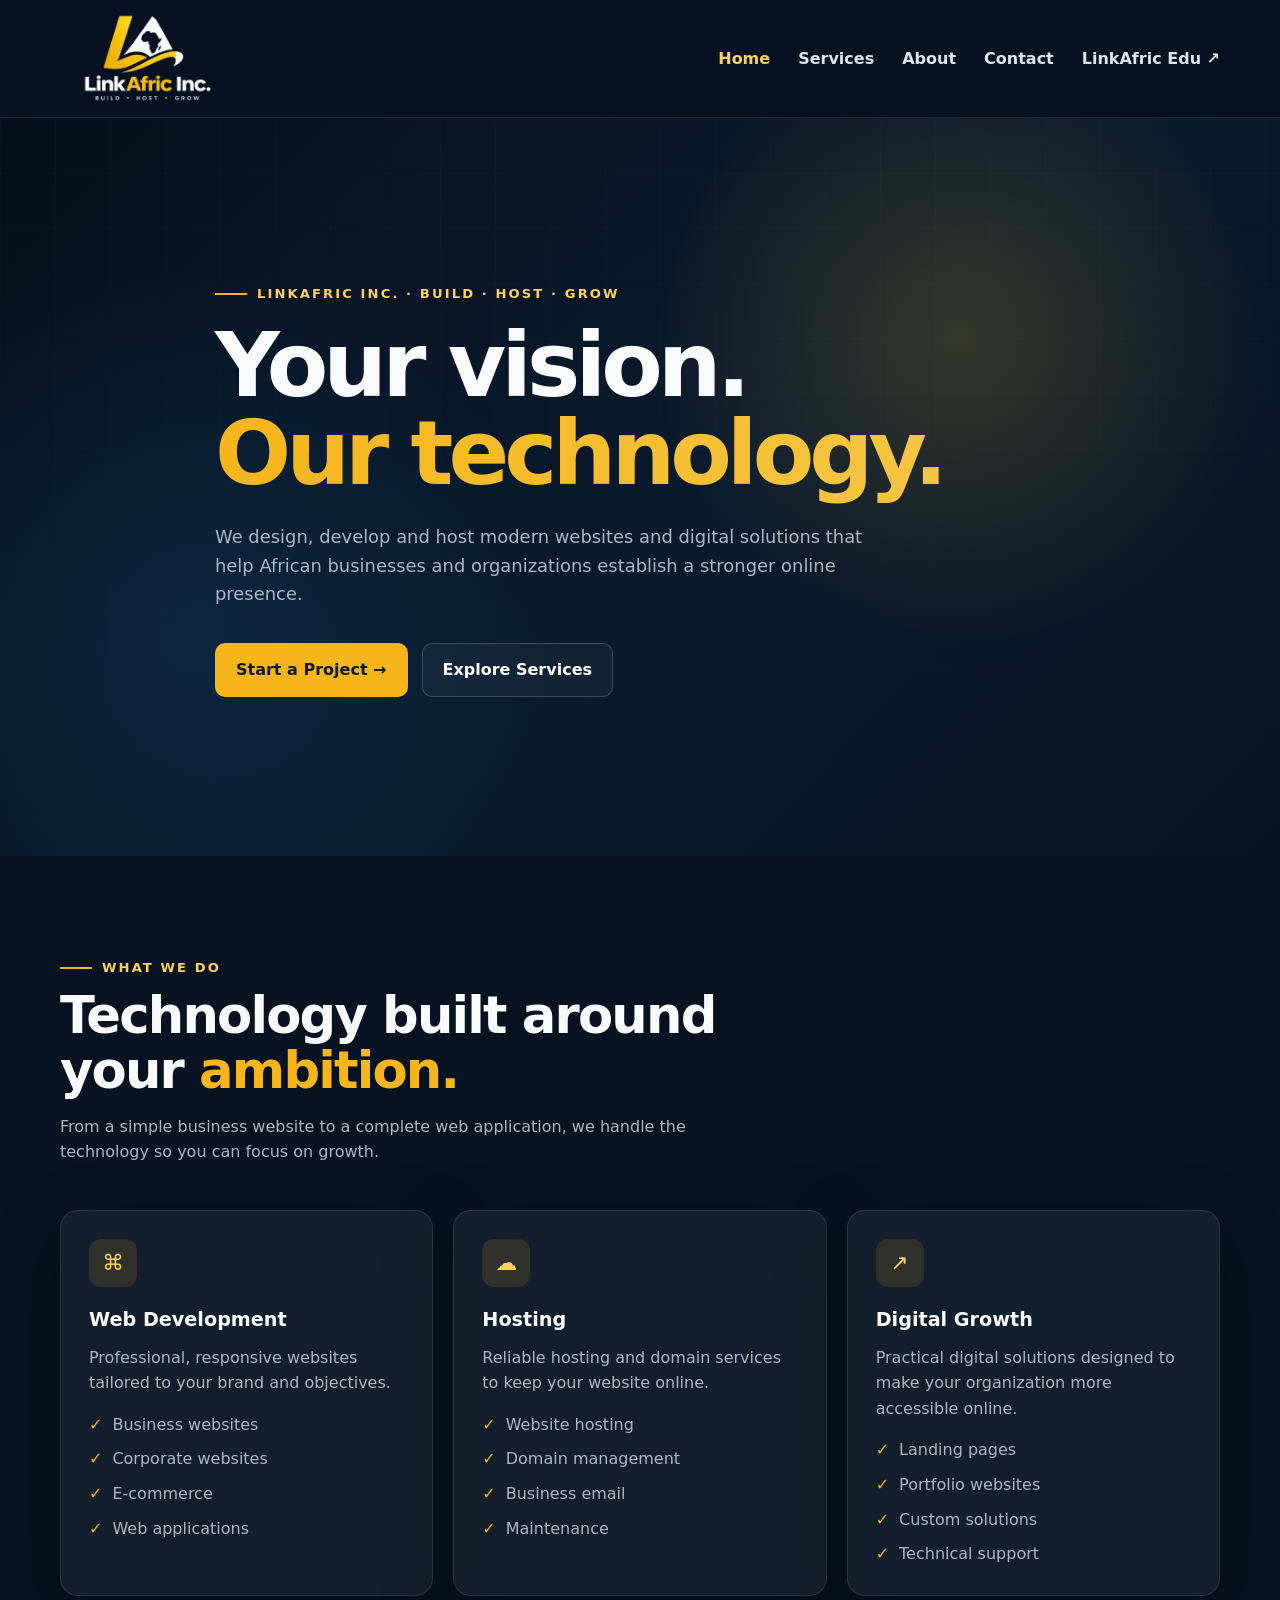
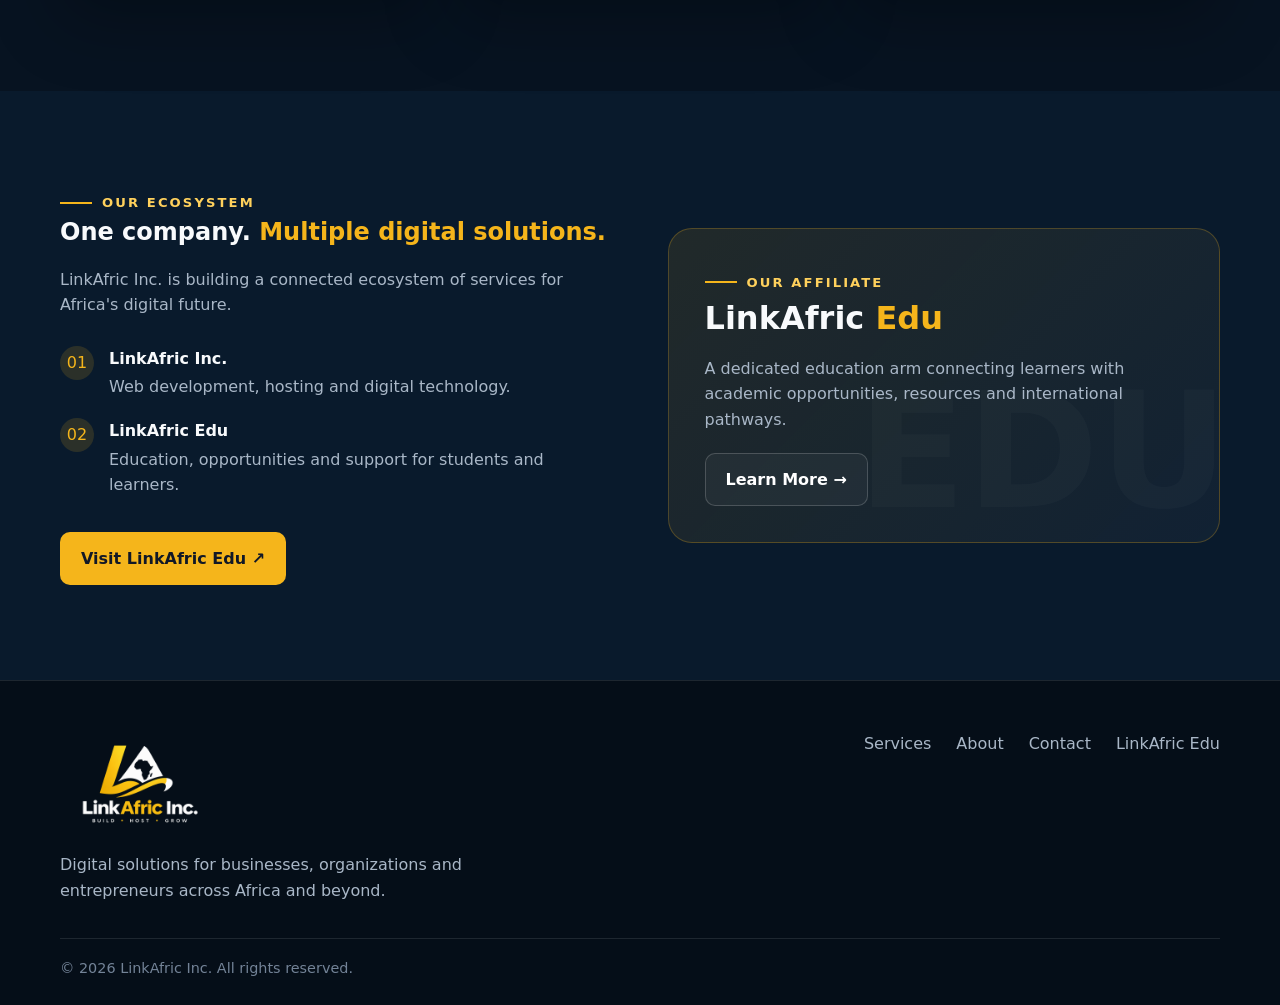
<file: index.html>
<!doctype html>
<html lang="en">
<head>
  <meta charset="utf-8">
  <meta name="viewport" content="width=device-width, initial-scale=1">
  <meta name="description" content="LinkAfric Inc. — web development and hosting services.">
  <title>Home | LinkAfric Inc.</title>
  <link rel="stylesheet" href="style.css">
</head>
<body>

<header class="navbar">
  <div class="container nav-inner">
    <a class="brand" href="index.html"><img src="logo.png" alt="LinkAfric Inc."></a>
    <button class="menu-btn" aria-label="Open menu">☰</button>
    <ul class="nav-links">
      <li><a class="active" href="index.html">Home</a></li>
      <li><a class="" href="services.html">Services</a></li>
      <li><a class="" href="about.html">About</a></li>
      <li><a class="" href="contact.html">Contact</a></li>
      <li><a class="gold" href="https://linkafricedu.xyz/" target="_blank" rel="noopener">LinkAfric Edu ↗</a></li>
    </ul>
  </div>
</header>

<main>
<section class="hero">
  <div class="container hero-content reveal">
    <div class="eyebrow">LinkAfric Inc. · Build · Host · Grow</div>
    <h1>Your vision.<br><span>Our technology.</span></h1>
    <p>We design, develop and host modern websites and digital solutions that help African businesses and organizations establish a stronger online presence.</p>
    <div class="actions">
      <a class="btn btn-primary" href="contact.html">Start a Project →</a>
      <a class="btn btn-secondary" href="services.html">Explore Services</a>
    </div>
  </div>
</section>

<section class="section">
  <div class="container">
    <div class="section-head reveal">
      <div class="eyebrow">What we do</div>
      <h2>Technology built around your <span class="gold">ambition.</span></h2>
      <p>From a simple business website to a complete web application, we handle the technology so you can focus on growth.</p>
    </div>
    <div class="grid-3">
      <article class="card reveal">
        <div class="icon">⌘</div><h3>Web Development</h3>
        <p>Professional, responsive websites tailored to your brand and objectives.</p>
        <ul><li>Business websites</li><li>Corporate websites</li><li>E-commerce</li><li>Web applications</li></ul>
      </article>
      <article class="card reveal">
        <div class="icon">☁</div><h3>Hosting</h3>
        <p>Reliable hosting and domain services to keep your website online.</p>
        <ul><li>Website hosting</li><li>Domain management</li><li>Business email</li><li>Maintenance</li></ul>
      </article>
      <article class="card reveal">
        <div class="icon">↗</div><h3>Digital Growth</h3>
        <p>Practical digital solutions designed to make your organization more accessible online.</p>
        <ul><li>Landing pages</li><li>Portfolio websites</li><li>Custom solutions</li><li>Technical support</li></ul>
      </article>
    </div>
  </div>
</section>

<section class="section alt">
  <div class="container split">
    <div class="reveal">
      <div class="eyebrow">Our ecosystem</div>
      <h2>One company. <span class="gold">Multiple digital solutions.</span></h2>
      <p style="color:var(--muted);margin-top:15px;">LinkAfric Inc. is building a connected ecosystem of services for Africa's digital future.</p>
      <div class="feature-list">
        <div class="feature"><div class="dot">01</div><div><b>LinkAfric Inc.</b><span>Web development, hosting and digital technology.</span></div></div>
        <div class="feature"><div class="dot">02</div><div><b>LinkAfric Edu</b><span>Education, opportunities and support for students and learners.</span></div></div>
      </div>
      <div class="actions"><a class="btn btn-primary" href="https://linkafricedu.xyz/" target="_blank">Visit LinkAfric Edu ↗</a></div>
    </div>
    <div class="edu reveal">
      <div class="eyebrow">Our affiliate</div>
      <h3>LinkAfric <span class="gold">Edu</span></h3>
      <p>A dedicated education arm connecting learners with academic opportunities, resources and international pathways.</p>
      <a class="btn btn-secondary" href="https://linkafricedu.xyz/" target="_blank">Learn More →</a>
    </div>
  </div>
</section>
</main>

<footer class="footer">
  <div class="container">
    <div class="footer-top">
      <div>
        <img src="logo.png" alt="LinkAfric Inc.">
        <p>Digital solutions for businesses, organizations and entrepreneurs across Africa and beyond.</p>
      </div>
      <div class="footer-links">
        <a href="services.html">Services</a>
        <a href="about.html">About</a>
        <a href="contact.html">Contact</a>
        <a href="https://linkafricedu.xyz/" target="_blank" rel="noopener">LinkAfric Edu</a>
      </div>
    </div>
    <div class="footer-bottom">© <span id="year"></span> LinkAfric Inc. All rights reserved.</div>
  </div>
</footer>

<script src="script.js"></script>
</body>
</html>
</file>
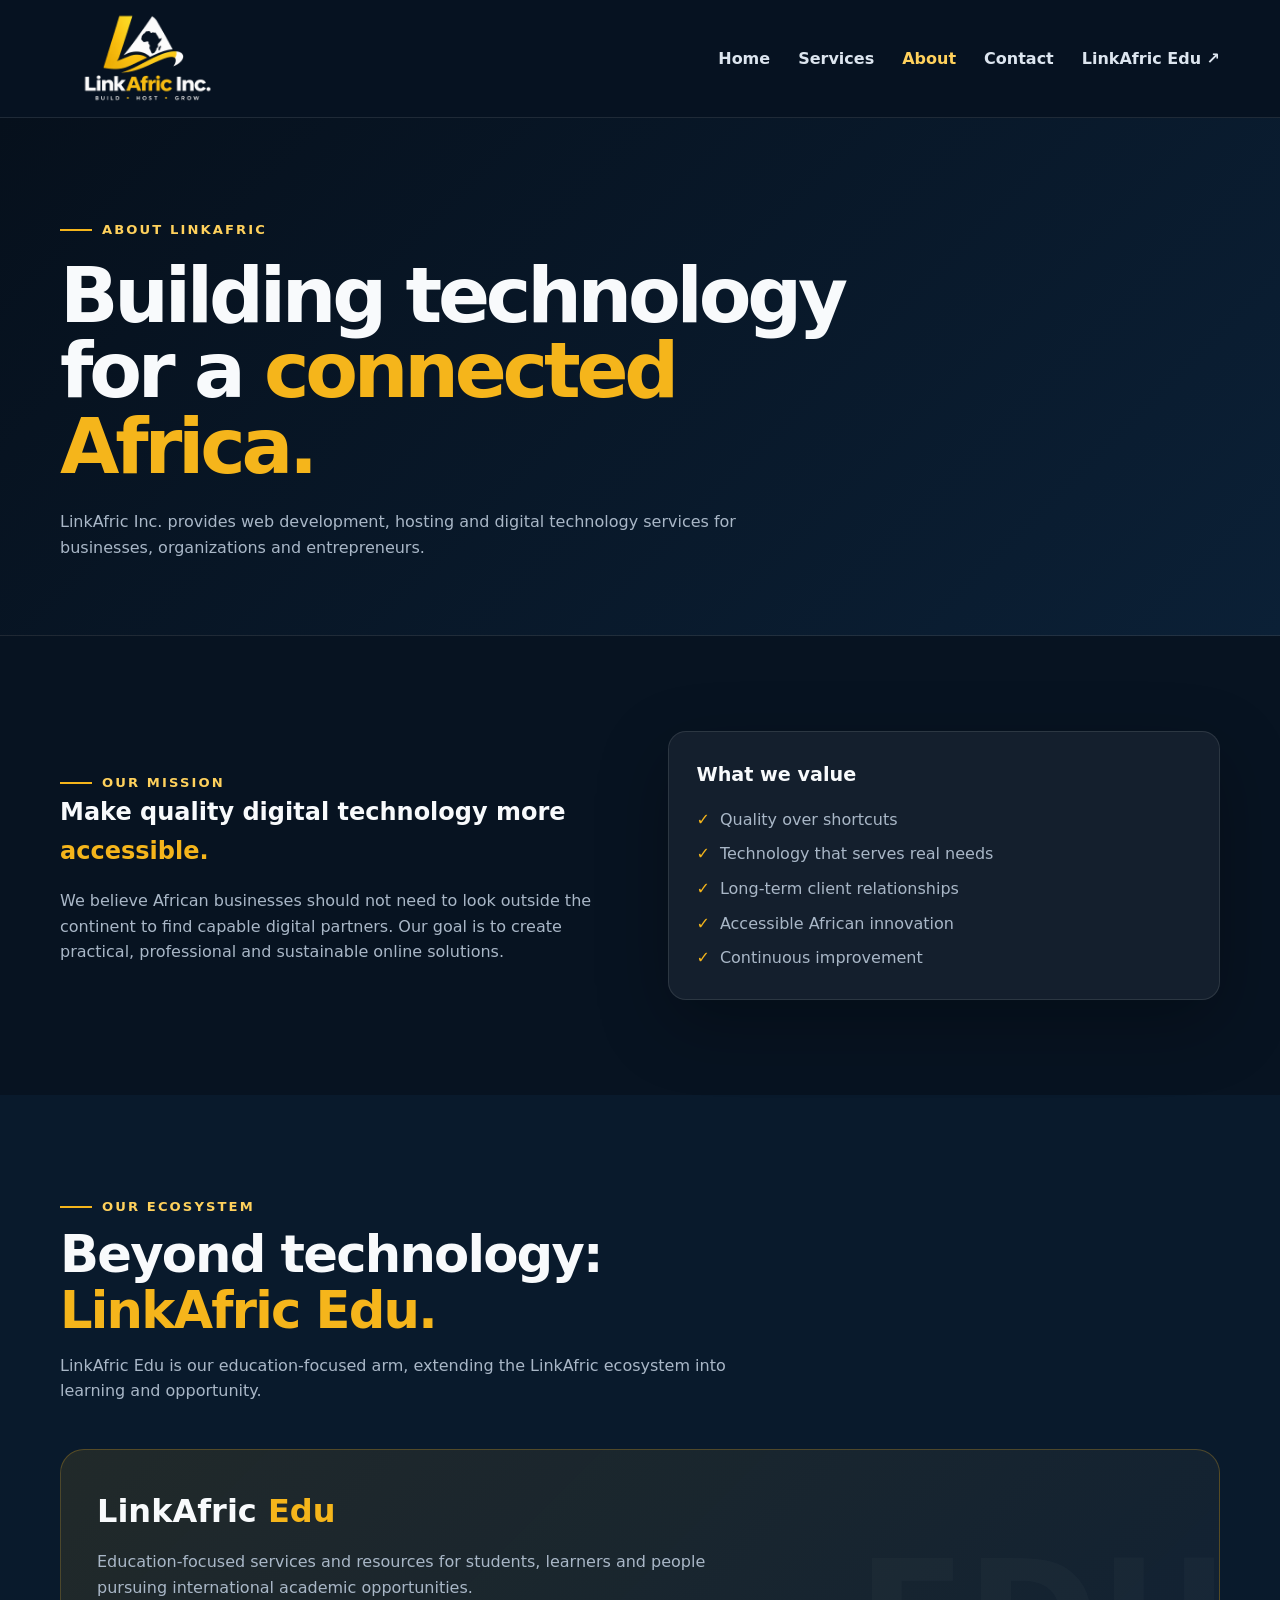
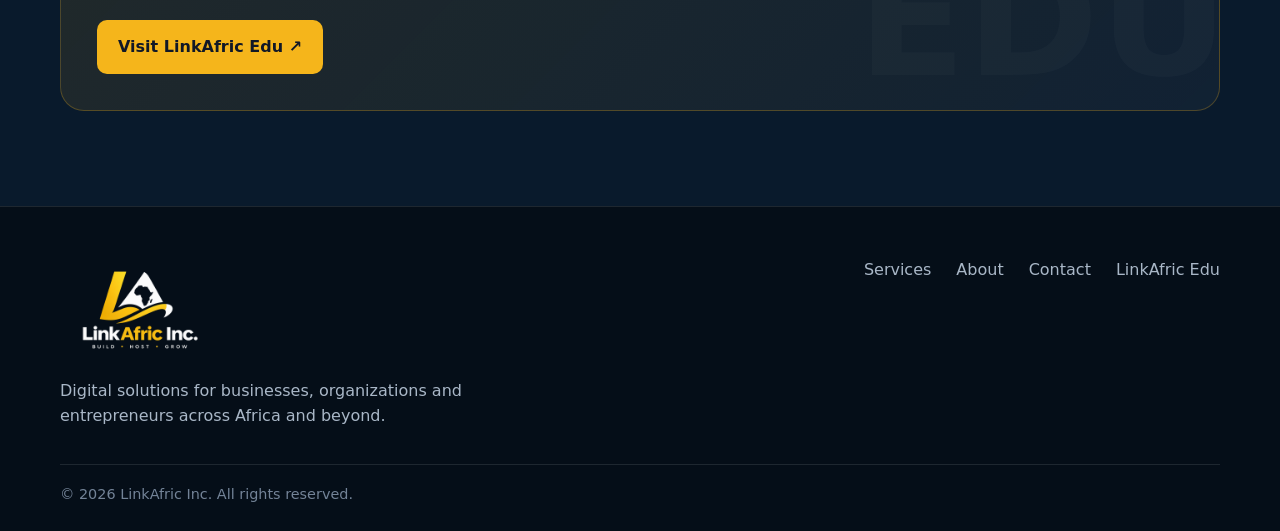
<file: about.html>
<!doctype html>
<html lang="en">
<head>
  <meta charset="utf-8">
  <meta name="viewport" content="width=device-width, initial-scale=1">
  <meta name="description" content="LinkAfric Inc. — web development and hosting services.">
  <title>About | LinkAfric Inc.</title>
  <link rel="stylesheet" href="style.css">
</head>
<body>

<header class="navbar">
  <div class="container nav-inner">
    <a class="brand" href="index.html"><img src="logo.png" alt="LinkAfric Inc."></a>
    <button class="menu-btn" aria-label="Open menu">☰</button>
    <ul class="nav-links">
      <li><a class="" href="index.html">Home</a></li>
      <li><a class="" href="services.html">Services</a></li>
      <li><a class="active" href="about.html">About</a></li>
      <li><a class="" href="contact.html">Contact</a></li>
      <li><a class="gold" href="https://linkafricedu.xyz/" target="_blank" rel="noopener">LinkAfric Edu ↗</a></li>
    </ul>
  </div>
</header>


<main>
<section class="page-hero"><div class="container reveal">
  <div class="eyebrow">About LinkAfric</div>
  <h1>Building technology for a <span class="gold">connected Africa.</span></h1>
  <p>LinkAfric Inc. provides web development, hosting and digital technology services for businesses, organizations and entrepreneurs.</p>
</div></section>

<section class="section">
<div class="container split">
  <div class="reveal"><div class="eyebrow">Our mission</div><h2>Make quality digital technology more <span class="gold">accessible.</span></h2><p style="color:var(--muted);margin-top:18px;">We believe African businesses should not need to look outside the continent to find capable digital partners. Our goal is to create practical, professional and sustainable online solutions.</p></div>
  <div class="card reveal"><h3>What we value</h3><ul><li>Quality over shortcuts</li><li>Technology that serves real needs</li><li>Long-term client relationships</li><li>Accessible African innovation</li><li>Continuous improvement</li></ul></div>
</div>
</section>

<section class="section alt">
<div class="container">
  <div class="section-head reveal"><div class="eyebrow">Our ecosystem</div><h2>Beyond technology: <span class="gold">LinkAfric Edu.</span></h2><p>LinkAfric Edu is our education-focused arm, extending the LinkAfric ecosystem into learning and opportunity.</p></div>
  <div class="edu reveal"><h3>LinkAfric <span class="gold">Edu</span></h3><p>Education-focused services and resources for students, learners and people pursuing international academic opportunities.</p><a class="btn btn-primary" href="https://linkafricedu.xyz/" target="_blank">Visit LinkAfric Edu ↗</a></div>
</div>
</section>
</main>


<footer class="footer">
  <div class="container">
    <div class="footer-top">
      <div>
        <img src="logo.png" alt="LinkAfric Inc.">
        <p>Digital solutions for businesses, organizations and entrepreneurs across Africa and beyond.</p>
      </div>
      <div class="footer-links">
        <a href="services.html">Services</a>
        <a href="about.html">About</a>
        <a href="contact.html">Contact</a>
        <a href="https://scholarshiphubinc.netlify.app" target="_blank" rel="noopener">LinkAfric Edu</a>
      </div>
    </div>
    <div class="footer-bottom">© <span id="year"></span> LinkAfric Inc. All rights reserved.</div>
  </div>
</footer>

<script src="script.js"></script>
</body>
</html>
</file>
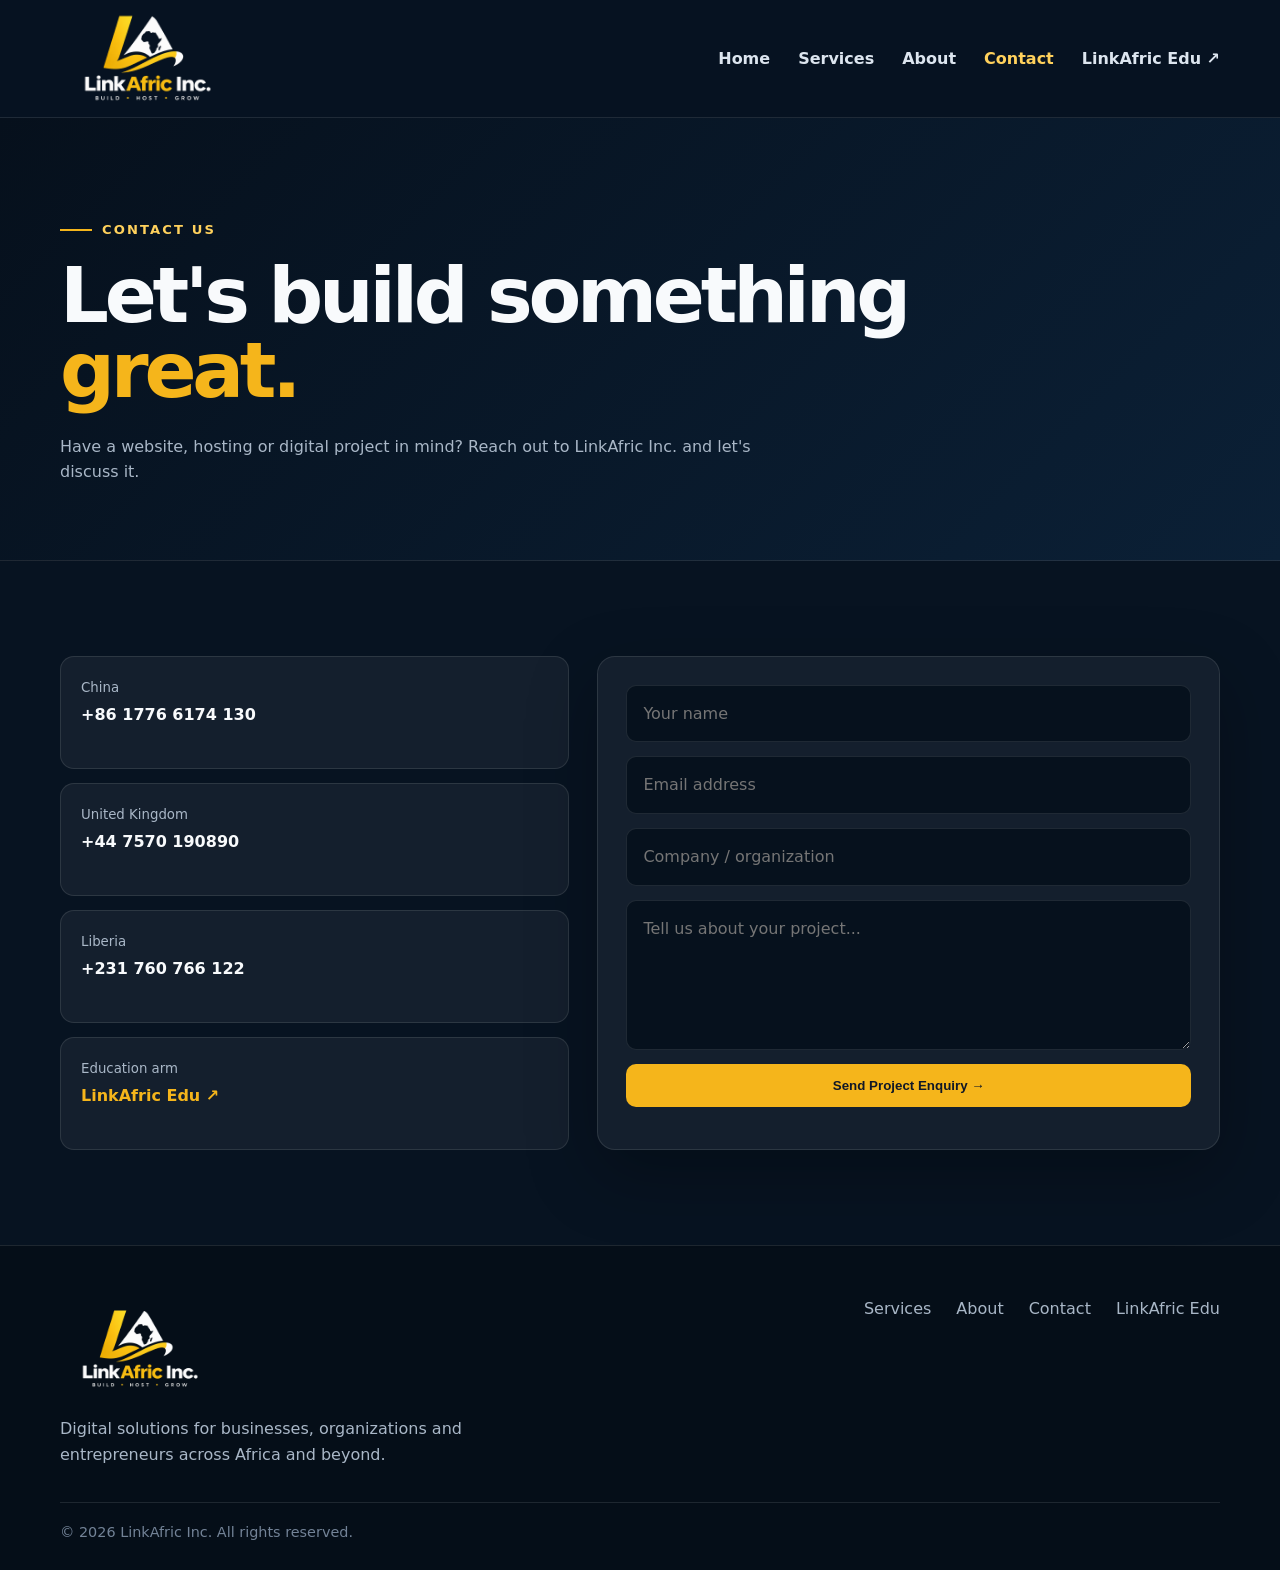
<file: contact.html>
<!doctype html>
<html lang="en">
<head>
  <meta charset="utf-8">
  <meta name="viewport" content="width=device-width, initial-scale=1">
  <meta name="description" content="LinkAfric Inc. — web development and hosting services.">
  <title>Contact | LinkAfric Inc.</title>
  <link rel="stylesheet" href="style.css">
</head>
<body>

<header class="navbar">
  <div class="container nav-inner">
    <a class="brand" href="index.html"><img src="logo.png" alt="LinkAfric Inc."></a>
    <button class="menu-btn" aria-label="Open menu">☰</button>
    <ul class="nav-links">
      <li><a class="" href="index.html">Home</a></li>
      <li><a class="" href="services.html">Services</a></li>
      <li><a class="" href="about.html">About</a></li>
      <li><a class="active" href="contact.html">Contact</a></li>
      <li><a class="gold" href="https://linkafricedu.xyz/" target="_blank" rel="noopener">LinkAfric Edu ↗</a></li>
    </ul>
  </div>
</header>

<main>
<section class="page-hero"><div class="container reveal">
  <div class="eyebrow">Contact us</div>
  <h1>Let's build something <span class="gold">great.</span></h1>
  <p>Have a website, hosting or digital project in mind? Reach out to LinkAfric Inc. and let's discuss it.</p>
</div></section>

<section class="section">
  <div class="container contact-box">
    <div class="contact-details reveal">
      <div class="contact-item"><small>China</small><strong>+86 1776 6174 130</strong></div>
      <div class="contact-item"><small>United Kingdom</small><strong>+44 7570 190890</strong></div>
      <div class="contact-item"><small>Liberia</small><strong>+231 760 766 122</strong></div>
      <div class="contact-item"><small>Education arm</small><strong><a class="gold" href="https://linkafricedu.xyz/" target="_blank" rel="noopener">LinkAfric Edu ↗</a></strong></div>
    </div>

    <form class="form card reveal" data-contact-form novalidate>
      <input name="name" type="text" placeholder="Your name" required>
      <input name="email" type="email" placeholder="Email address" required>
      <input name="company" type="text" placeholder="Company / organization">
      <textarea name="message" placeholder="Tell us about your project..." required></textarea>
      <button class="btn btn-primary" type="submit">Send Project Enquiry →</button>
      <small class="form-status" style="color:var(--muted)"></small>
    </form>
  </div>
</section>
</main>

<footer class="footer">
  <div class="container">
    <div class="footer-top">
      <div>
        <img src="logo.png" alt="LinkAfric Inc.">
        <p>Digital solutions for businesses, organizations and entrepreneurs across Africa and beyond.</p>
      </div>
      <div class="footer-links">
        <a href="services.html">Services</a>
        <a href="about.html">About</a>
        <a href="contact.html">Contact</a>
        <a href="https://linkafricedu.xyz/" target="_blank" rel="noopener">LinkAfric Edu</a>
      </div>
    </div>
    <div class="footer-bottom">© <span id="year"></span> LinkAfric Inc. All rights reserved.</div>
  </div>
</footer>

<script src="script.js"></script>
</body>
</html>
</file>
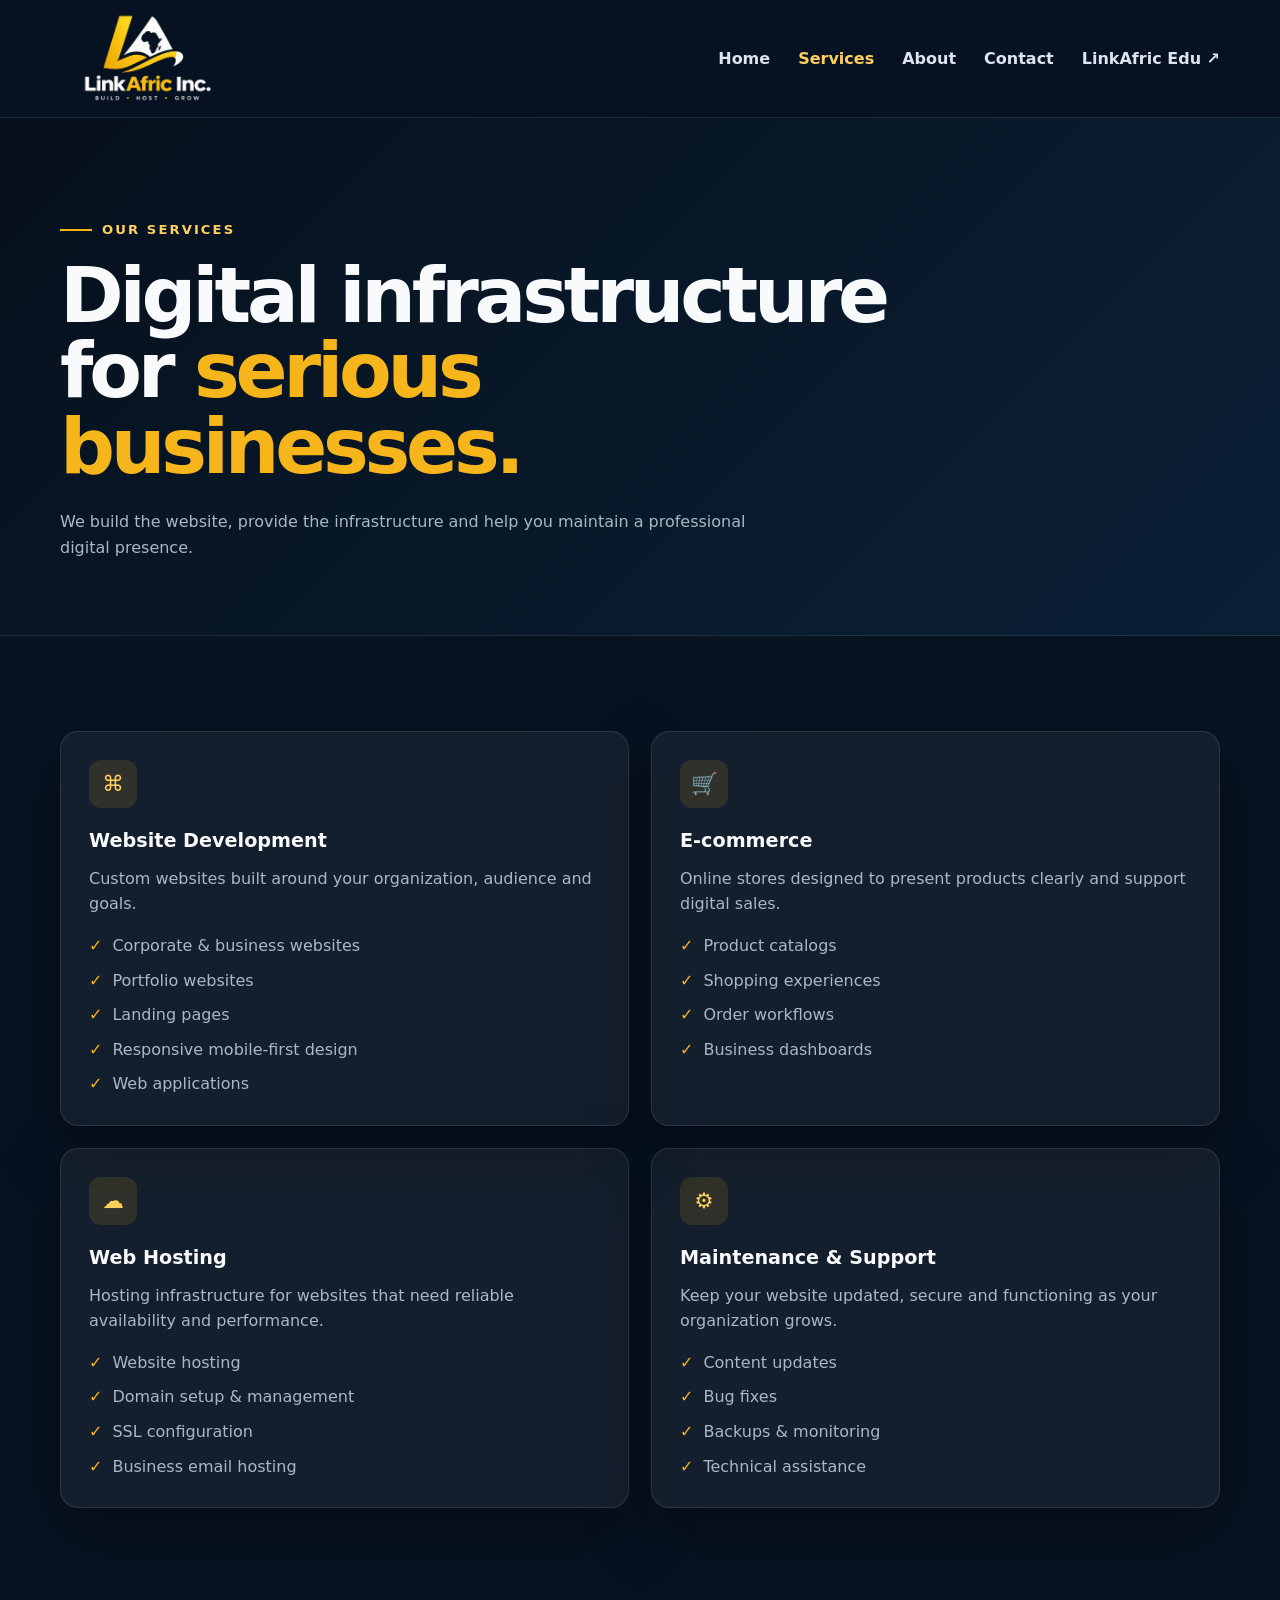
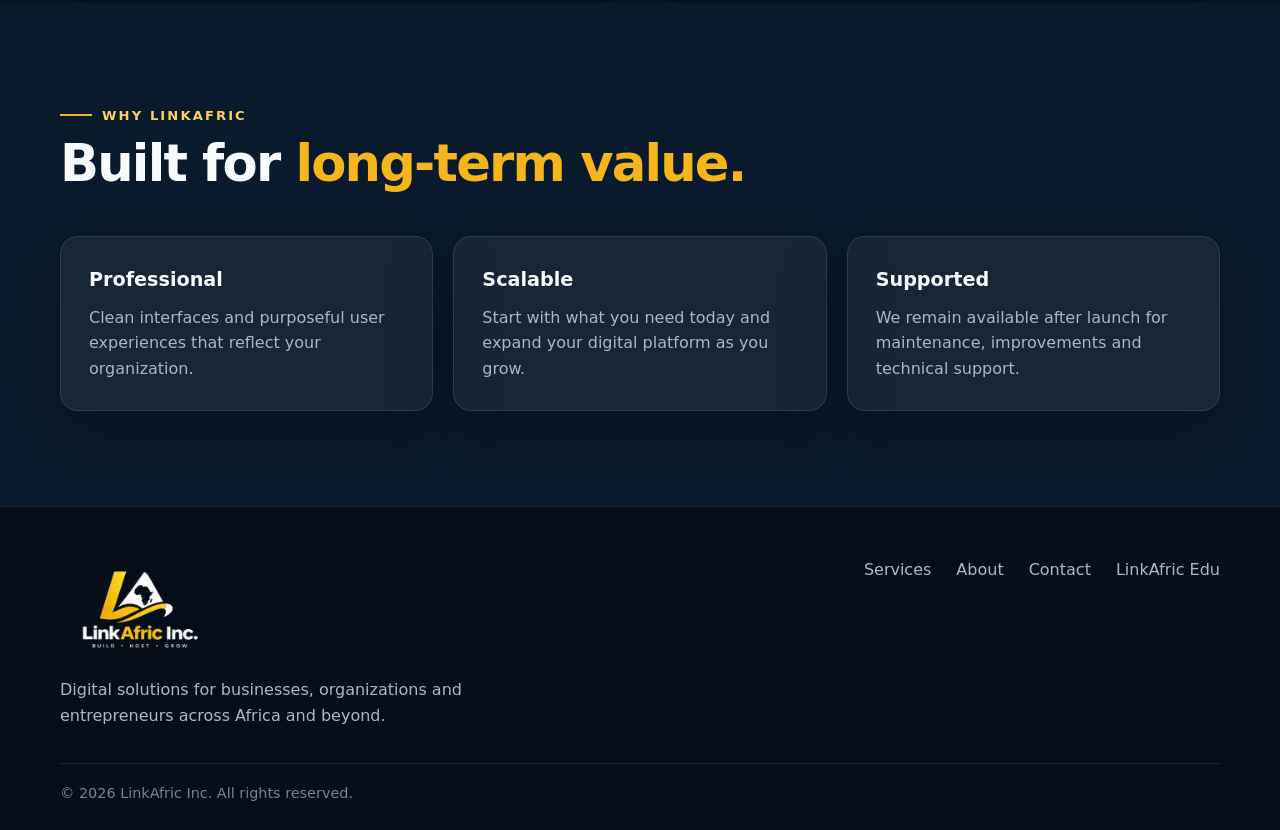
<file: services.html>
<!doctype html>
<html lang="en">
<head>
  <meta charset="utf-8">
  <meta name="viewport" content="width=device-width, initial-scale=1">
  <meta name="description" content="LinkAfric Inc. — web development and hosting services.">
  <title>Services | LinkAfric Inc.</title>
  <link rel="stylesheet" href="style.css">
</head>
<body>

<header class="navbar">
  <div class="container nav-inner">
    <a class="brand" href="index.html"><img src="logo.png" alt="LinkAfric Inc."></a>
    <button class="menu-btn" aria-label="Open menu">☰</button>
    <ul class="nav-links">
      <li><a class="" href="index.html">Home</a></li>
      <li><a class="active" href="services.html">Services</a></li>
      <li><a class="" href="about.html">About</a></li>
      <li><a class="" href="contact.html">Contact</a></li>
      <li><a class="gold" href="https://linkafricedu.xyz/" target="_blank" rel="noopener">LinkAfric Edu ↗</a></li>
    </ul>
  </div>
</header>


<main>
<section class="page-hero"><div class="container reveal">
  <div class="eyebrow">Our services</div>
  <h1>Digital infrastructure for <span class="gold">serious businesses.</span></h1>
  <p>We build the website, provide the infrastructure and help you maintain a professional digital presence.</p>
</div></section>

<section class="section">
<div class="container">
  <div class="grid-2">
    <article class="card reveal"><div class="icon">⌘</div><h3>Website Development</h3><p>Custom websites built around your organization, audience and goals.</p><ul><li>Corporate & business websites</li><li>Portfolio websites</li><li>Landing pages</li><li>Responsive mobile-first design</li><li>Web applications</li></ul></article>
    <article class="card reveal"><div class="icon">🛒</div><h3>E-commerce</h3><p>Online stores designed to present products clearly and support digital sales.</p><ul><li>Product catalogs</li><li>Shopping experiences</li><li>Order workflows</li><li>Business dashboards</li></ul></article>
    <article class="card reveal"><div class="icon">☁</div><h3>Web Hosting</h3><p>Hosting infrastructure for websites that need reliable availability and performance.</p><ul><li>Website hosting</li><li>Domain setup & management</li><li>SSL configuration</li><li>Business email hosting</li></ul></article>
    <article class="card reveal"><div class="icon">⚙</div><h3>Maintenance & Support</h3><p>Keep your website updated, secure and functioning as your organization grows.</p><ul><li>Content updates</li><li>Bug fixes</li><li>Backups & monitoring</li><li>Technical assistance</li></ul></article>
  </div>
</div>
</section>

<section class="section alt">
<div class="container">
  <div class="section-head reveal"><div class="eyebrow">Why LinkAfric</div><h2>Built for <span class="gold">long-term value.</span></h2></div>
  <div class="grid-3">
    <article class="card reveal"><h3>Professional</h3><p>Clean interfaces and purposeful user experiences that reflect your organization.</p></article>
    <article class="card reveal"><h3>Scalable</h3><p>Start with what you need today and expand your digital platform as you grow.</p></article>
    <article class="card reveal"><h3>Supported</h3><p>We remain available after launch for maintenance, improvements and technical support.</p></article>
  </div>
</div>
</section>
</main>


<footer class="footer">
  <div class="container">
    <div class="footer-top">
      <div>
        <img src="logo.png" alt="LinkAfric Inc.">
        <p>Digital solutions for businesses, organizations and entrepreneurs across Africa and beyond.</p>
      </div>
      <div class="footer-links">
        <a href="services.html">Services</a>
        <a href="about.html">About</a>
        <a href="contact.html">Contact</a>
        <a href="https://linkafricedu.xyz/" target="_blank" rel="noopener">LinkAfric Edu</a>
      </div>
    </div>
    <div class="footer-bottom">© <span id="year"></span> LinkAfric Inc. All rights reserved.</div>
  </div>
</footer>

<script src="script.js"></script>
</body>
</html>
</file>
<file: style.css>
:root {
  --navy: #071321;
  --navy-2: #0b1d31;
  --gold: #f5b51b;
  --gold-2: #ffd15c;
  --white: #f8fafc;
  --muted: #a9b7c7;
  --line: rgba(255,255,255,.10);
  --card: rgba(255,255,255,.055);
  --shadow: 0 24px 70px rgba(0,0,0,.28);
}

* { box-sizing: border-box; margin: 0; padding: 0; }
html { scroll-behavior: smooth; }
body {
  font-family: Inter, ui-sans-serif, system-ui, -apple-system, BlinkMacSystemFont, "Segoe UI", sans-serif;
  background: var(--navy);
  color: var(--white);
  line-height: 1.6;
}
a { color: inherit; text-decoration: none; }
img { max-width: 100%; display: block; }
.container { width: min(1160px, 92%); margin-inline: auto; }

.navbar {
  position: sticky; top: 0; z-index: 100;
  background: rgba(7,19,33,.88);
  backdrop-filter: blur(18px);
  border-bottom: 1px solid var(--line);
}
.nav-inner {
  min-height: 78px; display: flex; align-items: center; justify-content: space-between;
  gap: 24px;
}
.brand img { width: 175px; height: auto; }
.nav-links { display: flex; align-items: center; gap: 28px; list-style: none; }
.nav-links a { color: #dce5ef; font-weight: 600; transition: .25s; }
.nav-links a:hover, .nav-links a.active { color: var(--gold-2); }
.menu-btn { display:none; background:none; border:0; color:white; font-size:1.7rem; }

.hero {
  min-height: 82vh; display: grid; place-items: center;
  position: relative; overflow: hidden;
  background:
    radial-gradient(circle at 75% 30%, rgba(245,181,27,.18), transparent 28%),
    radial-gradient(circle at 15% 70%, rgba(30,107,179,.18), transparent 30%),
    linear-gradient(135deg, #06101c 0%, #0a1b2e 55%, #071321 100%);
}
.hero::before {
  content:""; position:absolute; inset:0; opacity:.13;
  background-image: linear-gradient(rgba(255,255,255,.12) 1px, transparent 1px),
                    linear-gradient(90deg, rgba(255,255,255,.12) 1px, transparent 1px);
  background-size: 55px 55px;
  mask-image: linear-gradient(to bottom, black, transparent);
}
.hero-content { position:relative; padding: 100px 0; max-width: 850px; }
.eyebrow {
  display:inline-flex; gap:10px; align-items:center; color:var(--gold-2);
  font-weight:800; letter-spacing:.16em; text-transform:uppercase; font-size:.82rem;
}
.eyebrow::before { content:""; width:32px; height:2px; background:var(--gold); }
h1 { font-size: clamp(3rem, 7vw, 6rem); line-height:.98; margin: 18px 0 25px; letter-spacing:-.055em; }
h1 span, .gold { color: var(--gold); }
.hero p { max-width: 680px; color: var(--muted); font-size:1.12rem; }
.actions { display:flex; flex-wrap:wrap; gap:14px; margin-top:34px; }
.btn {
  display:inline-flex; align-items:center; justify-content:center; gap:9px;
  padding:13px 20px; border-radius:10px; font-weight:800; transition:.25s;
  border:1px solid transparent;
}
.btn-primary { background:var(--gold); color:#111827; }
.btn-primary:hover { transform:translateY(-2px); background:var(--gold-2); box-shadow:0 12px 28px rgba(245,181,27,.22); }
.btn-secondary { border-color:rgba(255,255,255,.18); color:white; background:rgba(255,255,255,.04); }
.btn-secondary:hover { border-color:var(--gold); color:var(--gold-2); }

.section { padding: 95px 0; }
.section.alt { background:#091a2c; }
.section-head { max-width:700px; margin-bottom:45px; }
.section-head h2 { font-size:clamp(2.1rem, 4vw, 3.3rem); line-height:1.08; margin:10px 0 15px; letter-spacing:-.035em; }
.section-head p { color:var(--muted); }

.grid-3 { display:grid; grid-template-columns:repeat(3,1fr); gap:20px; }
.grid-2 { display:grid; grid-template-columns:repeat(2,1fr); gap:22px; }
.card {
  padding:28px; border:1px solid var(--line); background:var(--card);
  border-radius:18px; box-shadow:var(--shadow);
}
.card .icon {
  width:48px; height:48px; display:grid; place-items:center; border-radius:12px;
  background:rgba(245,181,27,.12); color:var(--gold-2); font-size:1.35rem; margin-bottom:18px;
}
.card h3 { margin-bottom:9px; font-size:1.2rem; }
.card p, .card li { color:var(--muted); }
.card ul { list-style:none; margin-top:16px; display:grid; gap:9px; }
.card li::before { content:"✓"; color:var(--gold); font-weight:900; margin-right:10px; }

.split { display:grid; grid-template-columns:1fr 1fr; gap:55px; align-items:center; }
.feature-list { display:grid; gap:18px; margin-top:28px; }
.feature { display:flex; gap:15px; }
.feature b { display:block; margin-bottom:3px; }
.feature span { color:var(--muted); }
.feature .dot { flex:0 0 34px; height:34px; display:grid; place-items:center; border-radius:50%; background:rgba(245,181,27,.14); color:var(--gold); }

.edu {
  border:1px solid rgba(245,181,27,.25);
  background:linear-gradient(135deg, rgba(245,181,27,.10), rgba(255,255,255,.035));
  border-radius:24px; padding:36px; position:relative; overflow:hidden;
}
.edu::after { content:"EDU"; position:absolute; right:-10px; bottom:-38px; font-size:10rem; font-weight:900; color:rgba(255,255,255,.025); pointer-events: none;}
.edu h3 { font-size:2rem; }
.edu p { color:var(--muted); max-width:680px; margin:12px 0 20px; }
.edu .btn { position: relative; z-index: 1; }

.contact-box { display:grid; grid-template-columns: .9fr 1.1fr; gap:28px; }
.contact-details { display:grid; gap:14px; }
.contact-item { padding:20px; border:1px solid var(--line); border-radius:14px; background:var(--card); }
.contact-item small { display:block; color:var(--muted); margin-bottom:4px; }
.form { display:grid; gap:14px; }
.form input, .form textarea {
  width:100%; padding:15px 16px; border-radius:10px; border:1px solid var(--line);
  background:#06111d; color:white; outline:none; font:inherit;
}
.form input:focus, .form textarea:focus { border-color:var(--gold); }
.form textarea { min-height:150px; resize:vertical; }

.page-hero { padding:95px 0 75px; background:linear-gradient(135deg,#06101c,#0b2036); border-bottom:1px solid var(--line); }
.page-hero h1 { font-size:clamp(2.8rem,6vw,5rem); max-width:850px; }
.page-hero p { max-width:700px; color:var(--muted); }

.footer { padding:50px 0 25px; border-top:1px solid var(--line); background:#050e18; }
.footer-top { display:flex; justify-content:space-between; gap:30px; align-items:flex-start; }
.footer img { width:160px; }
.footer p { color:var(--muted); max-width:420px; margin-top:14px; }
.footer-links { display:flex; gap:25px; color:var(--muted); }
.footer-bottom { border-top:1px solid var(--line); margin-top:35px; padding-top:18px; color:#738397; font-size:.9rem; }

.reveal { opacity:0; transform:translateY(22px); transition:opacity .7s ease, transform .7s ease; }
.reveal.visible { opacity:1; transform:none; }

@media (max-width: 800px) {
  .menu-btn { display:block; }
  .nav-links {
    display:none; position:absolute; top:78px; left:0; right:0; padding:20px 4%;
    flex-direction:column; align-items:flex-start; background:#071321; border-bottom:1px solid var(--line);
  }
  .nav-links.open { display:flex; }
  .grid-3, .grid-2, .split, .contact-box { grid-template-columns:1fr; }
  .hero-content { padding:80px 0; }
  .footer-top { flex-direction:column; }
  .footer-links { flex-wrap:wrap; }
}

/* ============================================================
   HERO ENTRANCE ANIMATION
   Staggered fade + slide for hero children.
   Works with the existing .reveal / .visible observer in script.js
   ============================================================ */

/* Neutralise the base .reveal transition on the hero container
   so only the children animate — prevents a double fade */
.hero-content.reveal {
  opacity: 1;
  transform: none;
  transition: none;
}

/* Children start hidden */
.hero-content.reveal > * {
  opacity: 0;
}

/* When .visible is added by the observer, run the animation */
.hero-content.reveal.visible > * {
  animation: heroIn 0.9s cubic-bezier(0.2, 0.8, 0.2, 1) both;
}

/* Stagger: eyebrow → headline → paragraph → buttons */
.hero-content.reveal.visible > *:nth-child(1) { animation-delay: 0.05s; }
.hero-content.reveal.visible > *:nth-child(2) { animation-delay: 0.20s; }
.hero-content.reveal.visible > *:nth-child(3) { animation-delay: 0.35s; }
.hero-content.reveal.visible > *:nth-child(4) { animation-delay: 0.50s; }

@keyframes heroIn {
  from {
    opacity: 0;
    transform: translateY(28px);
    filter: blur(8px);
  }
  to {
    opacity: 1;
    transform: translateY(0);
    filter: blur(0);
  }
}

/* Optional: shimmer sweep across the gold span in the headline */
.hero-content.visible h1 span {
  background: linear-gradient(90deg, currentColor 0%, #f5c542 50%, currentColor 100%);
  background-size: 200% 100%;
  -webkit-background-clip: text;
  background-clip: text;
  -webkit-text-fill-color: transparent;
  animation: shimmer 3.5s ease-in-out 1.2s infinite;
}

@keyframes shimmer {
  0%, 100% { background-position: 200% 0; }
  50%      { background-position: 0% 0; }
}

/* Accessibility: honour reduced-motion preferences */
@media (prefers-reduced-motion: reduce) {
  .hero-content.reveal > * {
    opacity: 1;
  }
  .hero-content.reveal.visible > * {
    animation: none;
  }
  .hero-content.visible h1 span {
    animation: none;
    -webkit-text-fill-color: currentColor;
    background: none;
  }
}
</file>
